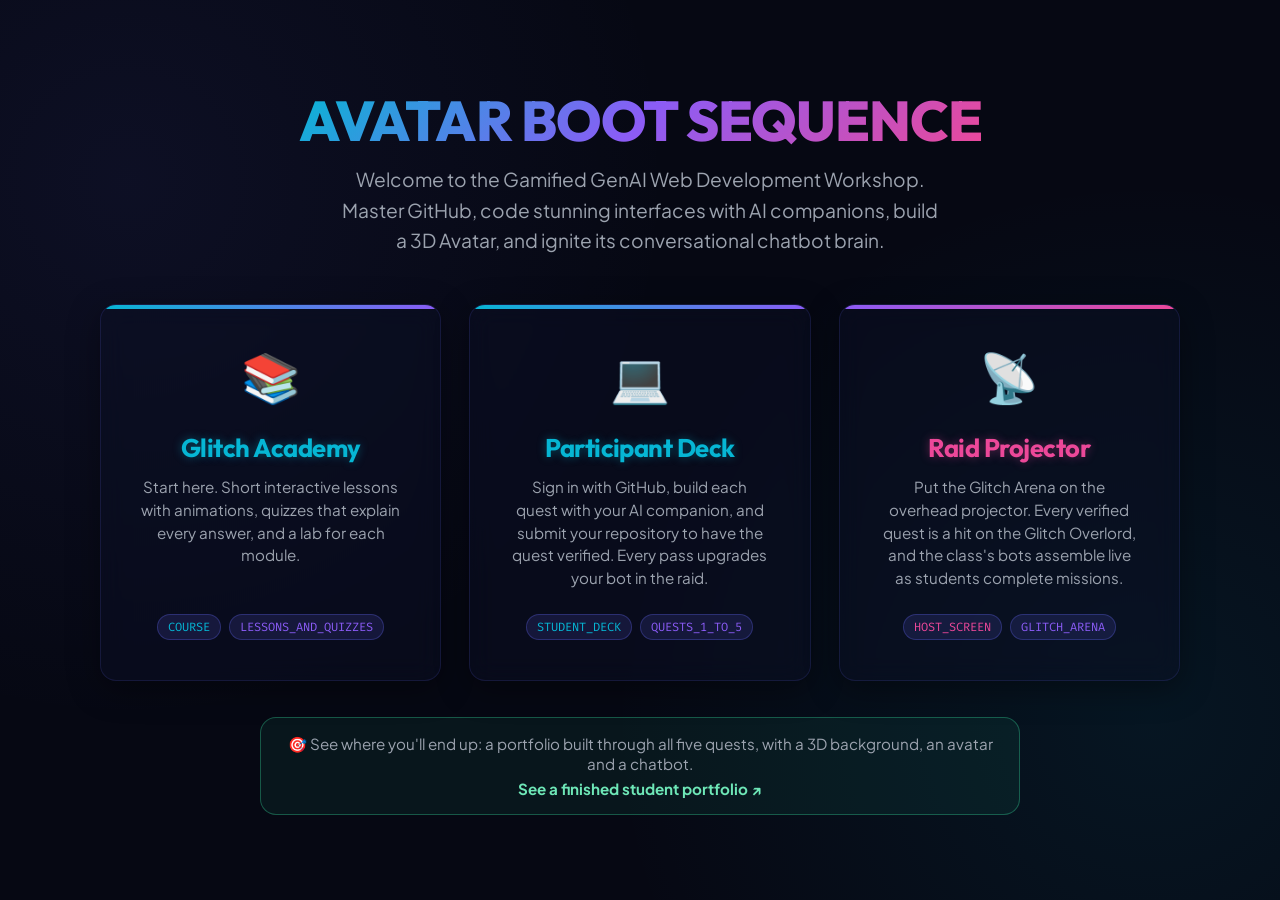
<file: index.html>
<!DOCTYPE html>
<html lang="en">
<head>
    <meta charset="UTF-8">
    <meta name="viewport" content="width=device-width, initial-scale=1.0">
    <title>GenAI Web Dev Workshop Gateway</title>
    <link rel="stylesheet" href="css/main.css">
    <style>
        .gateway-container {
            display: flex;
            flex-direction: column;
            justify-content: center;
            align-items: center;
            min-height: 100vh;
            padding: 40px 20px;
            text-align: center;
        }

        .header-logo {
            font-size: 3.5rem;
            font-weight: 800;
            background: linear-gradient(135deg, var(--neon-cyan), var(--neon-purple), var(--neon-pink));
            -webkit-background-clip: text;
            -webkit-text-fill-color: transparent;
            margin-bottom: 8px;
            text-transform: uppercase;
            letter-spacing: -1px;
            animation: textPulse 4s infinite alternate;
        }

        @keyframes textPulse {
            0% { filter: drop-shadow(0 0 5px rgba(6, 182, 212, 0.3)); }
            100% { filter: drop-shadow(0 0 20px rgba(139, 92, 246, 0.6)); }
        }

        .subtitle {
            color: var(--text-secondary);
            font-size: 1.2rem;
            max-width: 600px;
            margin-bottom: 48px;
            line-height: 1.6;
        }

        .portal-grid {
            display: grid;
            grid-template-columns: repeat(auto-fit, minmax(280px, 1fr));
            gap: 28px;
            width: 100%;
            max-width: 1080px;
        }

        .portal-card {
            padding: 40px;
            cursor: pointer;
            transition: all 0.3s ease;
            position: relative;
            overflow: hidden;
            display: flex;
            flex-direction: column;
            align-items: center;
        }

        .portal-card::before {
            content: '';
            position: absolute;
            top: 0;
            left: 0;
            width: 100%;
            height: 4px;
        }

        .portal-participant::before {
            background: linear-gradient(to right, var(--neon-cyan), var(--neon-purple));
        }

        .portal-admin::before {
            background: linear-gradient(to right, var(--neon-purple), var(--neon-pink));
        }

        .icon-box {
            font-size: 3rem;
            margin-bottom: 24px;
        }

        .portal-title {
            font-size: 1.6rem;
            font-weight: 700;
            margin-bottom: 12px;
        }

        .portal-desc {
            color: var(--text-secondary);
            font-size: 0.95rem;
            line-height: 1.5;
            margin-bottom: 24px;
        }

        .badge-list {
            display: flex;
            gap: 8px;
            margin-top: auto;
        }

        .role-tag {
            font-family: var(--font-code);
            font-size: 0.75rem;
            padding: 4px 10px;
            background: rgba(99, 102, 241, 0.15);
            border: 1px solid rgba(99, 102, 241, 0.3);
            border-radius: 20px;
            color: var(--neon-cyan);
        }

        .example-link {
            display: flex; flex-wrap: wrap; align-items: center; justify-content: center; gap: 6px 14px;
            margin: 36px auto 0; padding: 16px 22px; max-width: 760px;
            border-radius: 16px; border: 1px solid rgba(52, 211, 153, 0.35); background: rgba(52, 211, 153, 0.07);
            color: var(--text-secondary); font-size: 0.95rem; text-align: center;
        }
        .example-link a { color: #6ee7b7; font-weight: 700; text-decoration: none; }
        .example-link a:hover, .example-link a:focus-visible { text-decoration: underline; }
    </style>
</head>
<body>
    <div class="gateway-container">
        <h1 class="header-logo">Avatar Boot Sequence</h1>
        <p class="subtitle">Welcome to the Gamified GenAI Web Development Workshop. Master GitHub, code stunning interfaces with AI companions, build a 3D Avatar, and ignite its conversational chatbot brain.</p>

        <div class="portal-grid">
            <!-- Course Card -->
            <div class="portal-card glass-panel portal-participant" onclick="location.href='learn.html'">
                <div class="icon-box">📚</div>
                <h2 class="portal-title text-neon-cyan">Glitch Academy</h2>
                <p class="portal-desc">Start here. Short interactive lessons with animations, quizzes that explain every answer, and a lab for each module.</p>
                <div class="badge-list">
                    <span class="role-tag">COURSE</span>
                    <span class="role-tag" style="color:var(--neon-purple)">LESSONS_AND_QUIZZES</span>
                </div>
            </div>

            <!-- Participant Portal Card -->
            <div class="portal-card glass-panel portal-participant" onclick="location.href='participant.html'">
                <div class="icon-box">💻</div>
                <h2 class="portal-title text-neon-cyan">Participant Deck</h2>
                <p class="portal-desc">Sign in with GitHub, build each quest with your AI companion, and submit your repository to have the quest verified. Every pass upgrades your bot in the raid.</p>
                <div class="badge-list">
                    <span class="role-tag">STUDENT_DECK</span>
                    <span class="role-tag" style="color:var(--neon-purple)">QUESTS_1_TO_5</span>
                </div>
            </div>

            <!-- Admin Portal Card -->
            <div class="portal-card glass-panel portal-admin" onclick="location.href='arena.html'">
                <div class="icon-box">📡</div>
                <h2 class="portal-title text-neon-pink">Raid Projector</h2>
                <p class="portal-desc">Put the Glitch Arena on the overhead projector. Every verified quest is a hit on the Glitch Overlord, and the class's bots assemble live as students complete missions.</p>
                <div class="badge-list">
                    <span class="role-tag" style="color:var(--neon-pink)">HOST_SCREEN</span>
                    <span class="role-tag" style="color:var(--neon-purple)">GLITCH_ARENA</span>
                </div>
            </div>
        </div>

        <p class="example-link">
            <span>🎯 See where you'll end up: a portfolio built through all five quests, with a 3D background, an avatar and a chatbot.</span>
            <a href="https://sanketsalvinitk.github.io/glitch-academy-demo/" target="_blank" rel="noopener">See a finished student portfolio ↗</a>
        </p>
    </div>
</body>
</html>
</file>
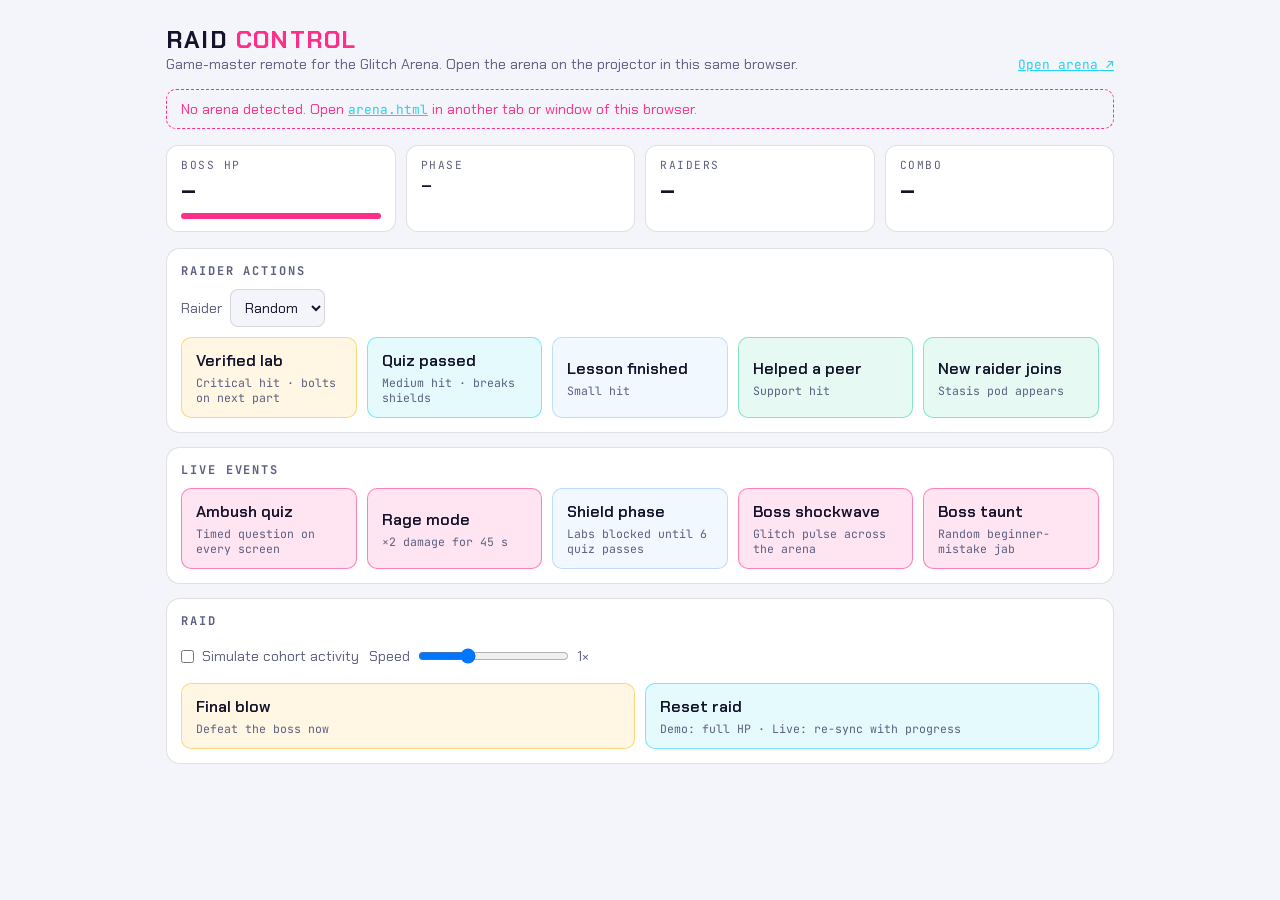
<file: arena-control.html>
<!DOCTYPE html>
<html lang="en">
<head>
    <meta charset="UTF-8">
    <meta name="viewport" content="width=device-width, initial-scale=1.0">
    <title>Raid Control</title>
    <link rel="preconnect" href="https://fonts.googleapis.com">
    <link rel="preconnect" href="https://fonts.gstatic.com" crossorigin>
    <link href="https://fonts.googleapis.com/css2?family=Chakra+Petch:wght@500;600;700&family=JetBrains+Mono:wght@400;600&display=swap" rel="stylesheet">
    <style>
        :root {
            --bg: #07060f; --panel: #0f0d1d; --edge: rgba(255,255,255,0.09); --text: #eef2ff; --muted: #8f93b8;
            --corrupt: #ff2e88; --cyan: #22d3ee; --gold: #fbbf24; --green: #34d399; --blue: #93c5fd;
            --display: 'Chakra Petch', system-ui, sans-serif; --mono: 'JetBrains Mono', ui-monospace, monospace;
        }
        @media (prefers-color-scheme: light) {
            :root:not([data-theme="dark"]) { --bg: #f4f4fb; --panel: #ffffff; --edge: rgba(15,13,29,0.12); --text: #15132b; --muted: #5c5f80; }
        }
        * { box-sizing: border-box; margin: 0; padding: 0; }
        body { background: var(--bg); color: var(--text); font-family: var(--display); padding: 16px; max-width: 980px; margin: 0 auto; }
        header { display: flex; justify-content: space-between; align-items: flex-end; gap: 1rem; margin: 8px 0 16px; flex-wrap: wrap; }
        h1 { font-size: 1.5rem; letter-spacing: 0.05em; }
        h1 span { color: var(--corrupt); }
        .sub { color: var(--muted); font-size: 0.9rem; }
        .link { font-family: var(--mono); font-size: 0.8rem; color: var(--cyan); }
        .status { display: grid; grid-template-columns: repeat(auto-fit, minmax(150px, 1fr)); gap: 10px; margin-bottom: 16px; }
        .stat { background: var(--panel); border: 1px solid var(--edge); border-radius: 12px; padding: 12px 14px; }
        .stat .k { font-family: var(--mono); font-size: 0.7rem; letter-spacing: 0.14em; text-transform: uppercase; color: var(--muted); }
        .stat .v { font-size: 1.5rem; font-weight: 700; margin-top: 2px; }
        .bar { height: 6px; border-radius: 3px; background: var(--edge); margin-top: 8px; overflow: hidden; }
        .bar i { display: block; height: 100%; background: var(--corrupt); width: 100%; transition: width 0.3s; }
        #offline { display: none; padding: 10px 14px; border-radius: 10px; border: 1px dashed var(--corrupt); color: var(--corrupt); margin-bottom: 16px; font-size: 0.9rem; }
        #offline.show { display: block; }
        #live-note { display: none; padding: 10px 14px; border-radius: 10px; border: 1px solid var(--green); color: var(--green); margin-bottom: 16px; font-size: 0.9rem; }
        body.live #live-note { display: block; }
        button:disabled { opacity: 0.35; cursor: not-allowed; }
        label:has(input:disabled) { opacity: 0.4; }
        section { background: var(--panel); border: 1px solid var(--edge); border-radius: 14px; padding: 14px; margin-bottom: 14px; }
        section h2 { font-family: var(--mono); font-size: 0.75rem; letter-spacing: 0.16em; text-transform: uppercase; color: var(--muted); margin-bottom: 10px; }
        .grid { display: grid; grid-template-columns: repeat(auto-fit, minmax(170px, 1fr)); gap: 10px; }
        button {
            font: inherit; font-weight: 600; text-align: left; cursor: pointer; color: var(--text);
            background: color-mix(in srgb, var(--c, var(--cyan)) 12%, transparent);
            border: 1px solid color-mix(in srgb, var(--c, var(--cyan)) 55%, transparent);
            border-radius: 10px; padding: 12px 14px; min-height: 64px; transition: transform 0.08s, background 0.2s;
        }
        button:hover { background: color-mix(in srgb, var(--c, var(--cyan)) 22%, transparent); }
        button:active { transform: scale(0.97); }
        button small { display: block; font-family: var(--mono); font-weight: 400; font-size: 0.72rem; color: var(--muted); margin-top: 4px; }
        .row { display: flex; gap: 10px; align-items: center; flex-wrap: wrap; margin-bottom: 10px; }
        select, input[type=range] { font: inherit; color: var(--text); background: var(--bg); border: 1px solid var(--edge); border-radius: 8px; padding: 8px 10px; }
        label { font-size: 0.9rem; color: var(--muted); display: flex; align-items: center; gap: 8px; }
        .danger { --c: var(--corrupt); }
        .gold { --c: var(--gold); }
        .green { --c: var(--green); }
        .blue { --c: var(--blue); }
    </style>
</head>
<body>
    <header>
        <div>
            <h1>RAID <span>CONTROL</span></h1>
            <p class="sub">Game-master remote for the Glitch Arena. Open the arena on the projector in this same browser.</p>
        </div>
        <a class="link" href="arena.html" target="_blank" rel="noopener">Open arena ↗</a>
    </header>

    <div id="live-note">● <b>Live raid.</b> Bots and boss health follow real quest submissions, so the simulated actions are switched off. Open the arena with <code>?demo=1</code> to rehearse with them.</div>
    <div id="offline">No arena detected. Open <a class="link" href="arena.html" target="_blank" rel="noopener">arena.html</a> in another tab or window of this browser.</div>

    <div class="status">
        <div class="stat"><div class="k">Boss HP</div><div class="v" id="hp">–</div><div class="bar"><i id="hp-bar"></i></div></div>
        <div class="stat"><div class="k">Phase</div><div class="v" id="phase" style="font-size:1rem">–</div></div>
        <div class="stat"><div class="k">Raiders</div><div class="v" id="count">–</div></div>
        <div class="stat"><div class="k">Combo</div><div class="v" id="combo">–</div></div>
    </div>

    <section>
        <h2>Raider actions</h2>
        <div class="row">
            <label>Raider <select id="raider"><option value="">Random</option></select></label>
        </div>
        <div class="grid">
            <button class="gold" data-cmd="lab">Verified lab<small>Critical hit · bolts on next part</small></button>
            <button data-cmd="quiz">Quiz passed<small>Medium hit · breaks shields</small></button>
            <button class="blue" data-cmd="lesson">Lesson finished<small>Small hit</small></button>
            <button class="green" data-cmd="help">Helped a peer<small>Support hit</small></button>
            <button class="green" data-cmd="join">New raider joins<small>Stasis pod appears</small></button>
        </div>
    </section>

    <section>
        <h2>Live events</h2>
        <div class="grid">
            <button class="danger" data-cmd="ambush">Ambush quiz<small>Timed question on every screen</small></button>
            <button class="danger" data-cmd="rage">Rage mode<small>×2 damage for 45 s</small></button>
            <button class="blue" data-cmd="shield">Shield phase<small>Labs blocked until 6 quiz passes</small></button>
            <button class="danger" data-cmd="shockwave">Boss shockwave<small>Glitch pulse across the arena</small></button>
            <button class="danger" data-cmd="taunt">Boss taunt<small>Random beginner-mistake jab</small></button>
        </div>
    </section>

    <section>
        <h2>Raid</h2>
        <div class="row">
            <label><input type="checkbox" id="demo"> Simulate cohort activity</label>
            <label>Speed <input type="range" id="speed" min="0.25" max="3" step="0.25" value="1"> <span id="speed-v">1×</span></label>
        </div>
        <div class="grid">
            <button class="gold" data-cmd="defeat">Final blow<small>Defeat the boss now</small></button>
            <button data-cmd="reset">Reset raid<small>Demo: full HP · Live: re-sync with progress</small></button>
        </div>
    </section>

    <script>
        const bus = 'BroadcastChannel' in window ? new BroadcastChannel('glitch-arena') : null;
        const $ = (id) => document.getElementById(id);
        const esc = (v) => String(v).replace(/[&<>"']/g, (c) => ({ '&': '&amp;', '<': '&lt;', '>': '&gt;', '"': '&quot;', "'": '&#39;' }[c]));
        let lastSeen = 0;
        let roster = '';

        document.querySelectorAll('button[data-cmd]').forEach((b) => b.addEventListener('click', () => {
            const msg = { type: b.dataset.cmd };
            const r = $('raider').value;
            if (r) msg.raider = r;
            bus?.postMessage(msg);
        }));
        $('demo').addEventListener('change', (e) => bus?.postMessage({ type: 'demo', on: e.target.checked }));
        $('speed').addEventListener('input', (e) => {
            $('speed-v').textContent = `${e.target.value}×`;
            bus?.postMessage({ type: 'speed', value: parseFloat(e.target.value) });
        });

        if (bus) bus.onmessage = (e) => {
            const s = e.data;
            if (s?.type !== 'status') return;
            lastSeen = Date.now();
            const isLive = s.mode === 'live';
            document.body.classList.toggle('live', isLive);
            document.querySelectorAll('button[data-cmd]').forEach((b) => {
                b.disabled = isLive && !['taunt', 'shockwave', 'reset'].includes(b.dataset.cmd);
            });
            $('demo').disabled = isLive;
            $('speed').disabled = isLive;
            $('hp').textContent = `${Math.ceil(s.hp)}%`;
            $('hp-bar').style.width = `${s.hp}%`;
            $('phase').textContent = s.phase;
            $('count').textContent = s.raiders.length;
            $('combo').textContent = s.combo >= 3 ? `×${s.combo}` : '–';
            if (document.activeElement !== $('demo')) $('demo').checked = s.demo;
            const key = s.raiders.map((r) => r.id + r.stage).join();
            if (key !== roster) {
                roster = key;
                const sel = $('raider');
                const keep = sel.value;
                sel.innerHTML = '<option value="">Random</option>' + s.raiders
                    .map((r) => `<option value="${esc(r.id)}">${esc(r.name)} · stage ${r.stage}</option>`).join('');
                sel.value = keep;
            }
        };
        setInterval(() => $('offline').classList.toggle('show', Date.now() - lastSeen > 2000), 1000);
    </script>
</body>
</html>
</file>
<file: css/main.css>
@import url('https://fonts.googleapis.com/css2?family=Outfit:wght@300;400;600;800&family=Plus+Jakarta+Sans:wght@300;400;500;700&family=Fira+Code:wght@400;600&display=swap');

:root {
    --bg-color: #060813;
    --card-bg: rgba(13, 17, 39, 0.45);
    --card-border: rgba(99, 102, 241, 0.15);
    --neon-purple: #8b5cf6;
    --neon-cyan: #06b6d4;
    --neon-pink: #ec4899;
    --neon-green: #10b981;
    --text-primary: #f3f4f6;
    --text-secondary: #9ca3af;
    --font-heading: 'Outfit', sans-serif;
    --font-body: 'Plus Jakarta Sans', sans-serif;
    --font-code: 'Fira Code', monospace;
    --glow-shadow: 0 0 15px rgba(99, 102, 241, 0.3);
}

* {
    box-sizing: border-box;
    margin: 0;
    padding: 0;
    scrollbar-width: thin;
    scrollbar-color: rgba(99, 102, 241, 0.3) transparent;
}

body {
    background-color: var(--bg-color);
    background-image: 
        radial-gradient(circle at 10% 20%, rgba(99, 102, 241, 0.08) 0%, transparent 40%),
        radial-gradient(circle at 90% 80%, rgba(6, 182, 212, 0.08) 0%, transparent 40%);
    color: var(--text-primary);
    font-family: var(--font-body);
    min-height: 100vh;
    overflow-x: hidden;
}

h1, h2, h3, h4, h5, h6 {
    font-family: var(--font-heading);
    letter-spacing: -0.02em;
}

/* Glassmorphism Styles */
.glass-panel {
    background: var(--card-bg);
    backdrop-filter: blur(12px);
    -webkit-backdrop-filter: blur(12px);
    border: 1px solid var(--card-border);
    border-radius: 16px;
    box-shadow: 0 8px 32px 0 rgba(0, 0, 0, 0.37);
}

.glass-panel:hover {
    border-color: rgba(99, 102, 241, 0.25);
    box-shadow: 0 8px 32px 0 rgba(99, 102, 241, 0.1);
    transition: all 0.3s cubic-bezier(0.4, 0, 0.2, 1);
}

/* Scrollbar Customization */
::-webkit-scrollbar {
    width: 6px;
    height: 6px;
}
::-webkit-scrollbar-track {
    background: transparent;
}
::-webkit-scrollbar-thumb {
    background: rgba(99, 102, 241, 0.3);
    border-radius: 10px;
}
::-webkit-scrollbar-thumb:hover {
    background: var(--neon-purple);
}

/* Badges / Glow Utilities */
.text-neon-cyan {
    color: var(--neon-cyan);
    text-shadow: 0 0 10px rgba(6, 182, 212, 0.4);
}
.text-neon-purple {
    color: var(--neon-purple);
    text-shadow: 0 0 10px rgba(139, 92, 246, 0.4);
}
.text-neon-pink {
    color: var(--neon-pink);
    text-shadow: 0 0 10px rgba(236, 72, 153, 0.4);
}
.text-neon-green {
    color: var(--neon-green);
    text-shadow: 0 0 10px rgba(16, 185, 129, 0.4);
}

.btn-cyber {
    background: linear-gradient(135deg, var(--neon-purple), #6366f1);
    border: none;
    border-radius: 8px;
    color: white;
    font-family: var(--font-heading);
    font-weight: 600;
    cursor: pointer;
    position: relative;
    overflow: hidden;
    transition: all 0.3s ease;
    box-shadow: 0 4px 15px rgba(139, 92, 246, 0.3);
}

.btn-cyber:hover {
    transform: translateY(-2px);
    box-shadow: 0 6px 20px rgba(139, 92, 246, 0.5);
}

.btn-cyber::after {
    content: '';
    position: absolute;
    top: -50%;
    left: -50%;
    width: 200%;
    height: 200%;
    background: linear-gradient(to right, transparent, rgba(255,255,255,0.2), transparent);
    transform: rotate(30deg);
    transition: all 0.5s ease;
}

.btn-cyber:hover::after {
    left: 120%;
}

/* Capsule Core Aesthetics */
.capsule-grid {
    display: grid;
    grid-template-columns: repeat(auto-fill, minmax(280px, 1fr));
    gap: 24px;
    padding: 20px 0;
}

.capsule {
    position: relative;
    padding: 24px;
    display: flex;
    flex-direction: column;
    align-items: center;
    text-align: center;
    border-radius: 20px;
    overflow: hidden;
    transition: all 0.4s cubic-bezier(0.175, 0.885, 0.32, 1.275);
}

.capsule-glass {
    width: 140px;
    height: 200px;
    border-radius: 70px 70px 15px 15px;
    border: 2px solid rgba(255, 255, 255, 0.1);
    background: radial-gradient(circle at 50% 15%, rgba(255, 255, 255, 0.08) 0%, rgba(0, 0, 0, 0.6) 80%);
    position: relative;
    margin-bottom: 16px;
    display: flex;
    justify-content: center;
    align-items: flex-end;
    overflow: hidden;
    box-shadow: inset 0 0 20px rgba(0,0,0,0.8);
}

.capsule-bubble {
    position: absolute;
    bottom: 0;
    left: 0;
    width: 100%;
    height: 0%;
    transition: all 1.5s cubic-bezier(0.4, 0, 0.2, 1);
    opacity: 0.15;
}

.capsule-wireframe {
    position: absolute;
    width: 90px;
    height: 140px;
    bottom: 20px;
    border: 1px dashed rgba(6, 182, 212, 0.2);
    border-radius: 45px;
    transform: scale(0.6);
    opacity: 0;
    transition: all 1s ease;
    animation: spin 8s linear infinite;
}

.capsule-avatar-sprite {
    width: 70px;
    height: 120px;
    bottom: 15px;
    position: absolute;
    z-index: 2;
    transform: translateY(120%);
    transition: all 1.2s cubic-bezier(0.175, 0.885, 0.32, 1.275);
    background-size: contain;
    background-position: bottom center;
    background-repeat: no-repeat;
}

/* Glowing States mapping to Quests */
/* Level 0: Offline */
.capsule.state-offline .capsule-glass {
    border-color: rgba(156, 163, 175, 0.2);
    box-shadow: 0 0 10px rgba(0, 0, 0, 0.5);
}

/* Level 1: Git Connected */
.capsule.state-git .capsule-glass {
    border-color: rgba(236, 72, 153, 0.4);
    box-shadow: 0 0 15px rgba(236, 72, 153, 0.15), inset 0 0 15px rgba(236, 72, 153, 0.1);
}
.capsule.state-git .capsule-bubble {
    height: 25%;
    background: var(--neon-pink);
}

/* Level 2: Chassis Materialized (Portfolio) */
.capsule.state-portfolio .capsule-glass {
    border-color: rgba(139, 92, 246, 0.5);
    box-shadow: 0 0 20px rgba(139, 92, 246, 0.25), inset 0 0 20px rgba(139, 92, 246, 0.15);
}
.capsule.state-portfolio .capsule-bubble {
    height: 50%;
    background: var(--neon-purple);
}

/* Level 3: Wireframe Projection (3D scene) */
.capsule.state-3dweb .capsule-glass {
    border-color: rgba(6, 182, 212, 0.6);
    box-shadow: 0 0 25px rgba(6, 182, 212, 0.35), inset 0 0 25px rgba(6, 182, 212, 0.2);
}
.capsule.state-3dweb .capsule-bubble {
    height: 75%;
    background: var(--neon-cyan);
}
.capsule.state-3dweb .capsule-wireframe {
    opacity: 1;
    transform: scale(0.9);
}

/* Level 4: Avatar Materialized */
.capsule.state-avatar .capsule-glass {
    border-color: rgba(6, 182, 212, 0.8);
    box-shadow: 0 0 30px rgba(6, 182, 212, 0.4), inset 0 0 30px rgba(6, 182, 212, 0.25);
}
.capsule.state-avatar .capsule-bubble {
    height: 100%;
    background: linear-gradient(to top, var(--neon-cyan), var(--neon-purple));
    opacity: 0.25;
}
.capsule.state-avatar .capsule-avatar-sprite {
    transform: translateY(0);
    opacity: 0.7;
}

/* Level 5: Mind Synced (Chatbot) */
.capsule.state-mindsynced .capsule-glass {
    border-color: var(--neon-green);
    box-shadow: 0 0 35px rgba(16, 185, 129, 0.6), inset 0 0 35px rgba(16, 185, 129, 0.3);
    background: radial-gradient(circle at 50% 15%, rgba(16, 185, 129, 0.15) 0%, rgba(0, 0, 0, 0.4) 80%);
}
.capsule.state-mindsynced .capsule-bubble {
    height: 100%;
    background: var(--neon-green);
    opacity: 0.3;
    animation: pulseGlow 2s infinite ease-in-out;
}
.capsule.state-mindsynced .capsule-avatar-sprite {
    transform: translateY(0);
    opacity: 1;
    animation: avatarFloat 3s infinite ease-in-out;
}

/* Keyframes */
@keyframes spin {
    0% { transform: scale(0.9) rotate(0deg); }
    100% { transform: scale(0.9) rotate(360deg); }
}

@keyframes pulseGlow {
    0%, 100% { opacity: 0.2; }
    50% { opacity: 0.45; }
}

@keyframes avatarFloat {
    0%, 100% { transform: translateY(0); }
    50% { transform: translateY(-5px); }
}

/* Particle explosion on milestone achievement */
.milestone-flash {
    position: absolute;
    top: 0;
    left: 0;
    width: 100%;
    height: 100%;
    pointer-events: none;
    z-index: 100;
    animation: flashEffect 0.8s ease-out;
}

@keyframes flashEffect {
    0% { background: rgba(139, 92, 246, 0.5); opacity: 1; }
    100% { background: transparent; opacity: 0; }
}
</file>
